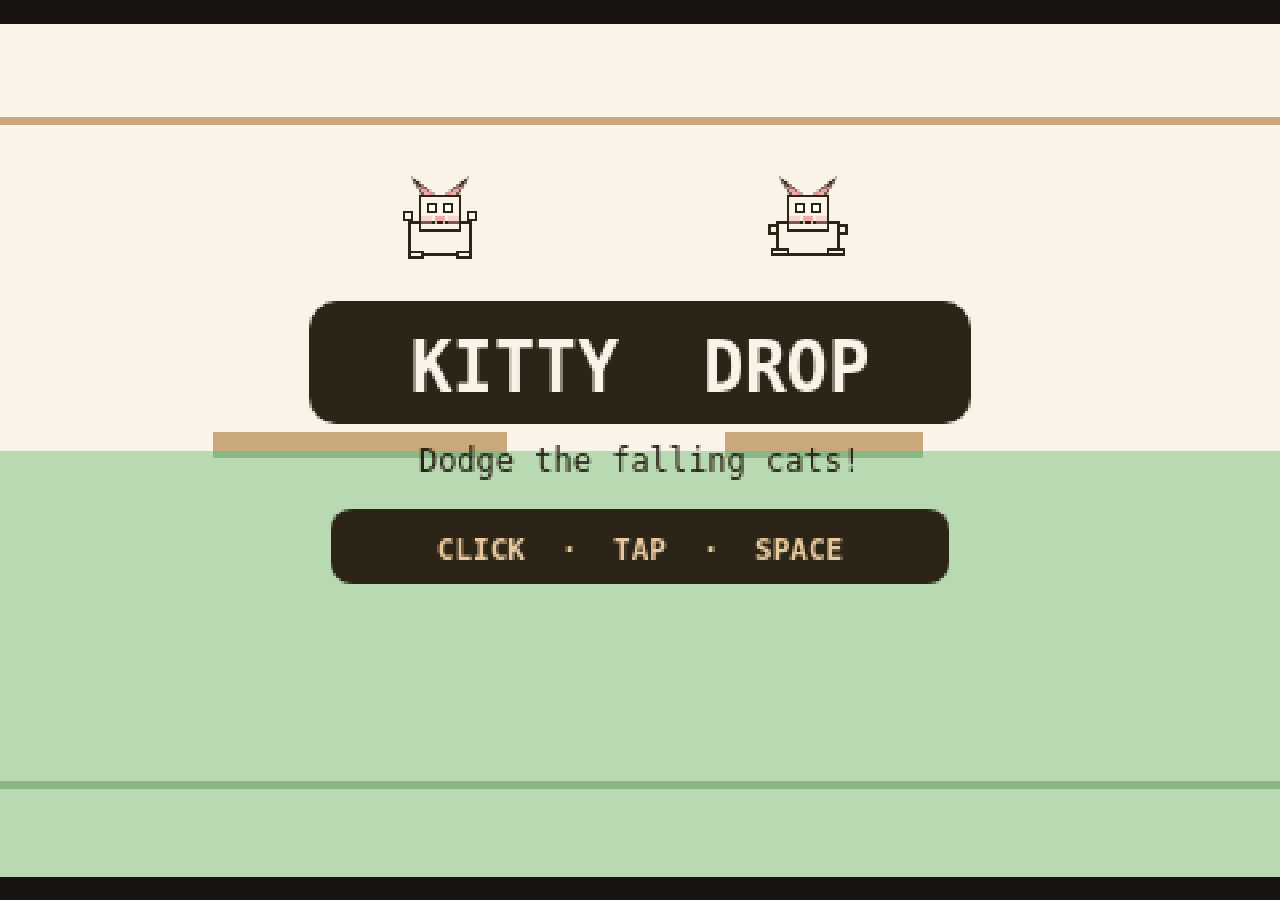
<file: index.html>
<!DOCTYPE html>
<html lang="en">
<head>
  <meta charset="UTF-8">
  <meta name="viewport" content="width=device-width, initial-scale=1.0, user-scalable=no">
  <title>KITTY DROP</title>
  <link rel="stylesheet" href="style.css">
</head>
<body>
  <canvas id="game"></canvas>
  <script src="script.js"></script>
</body>
</html>
</file>
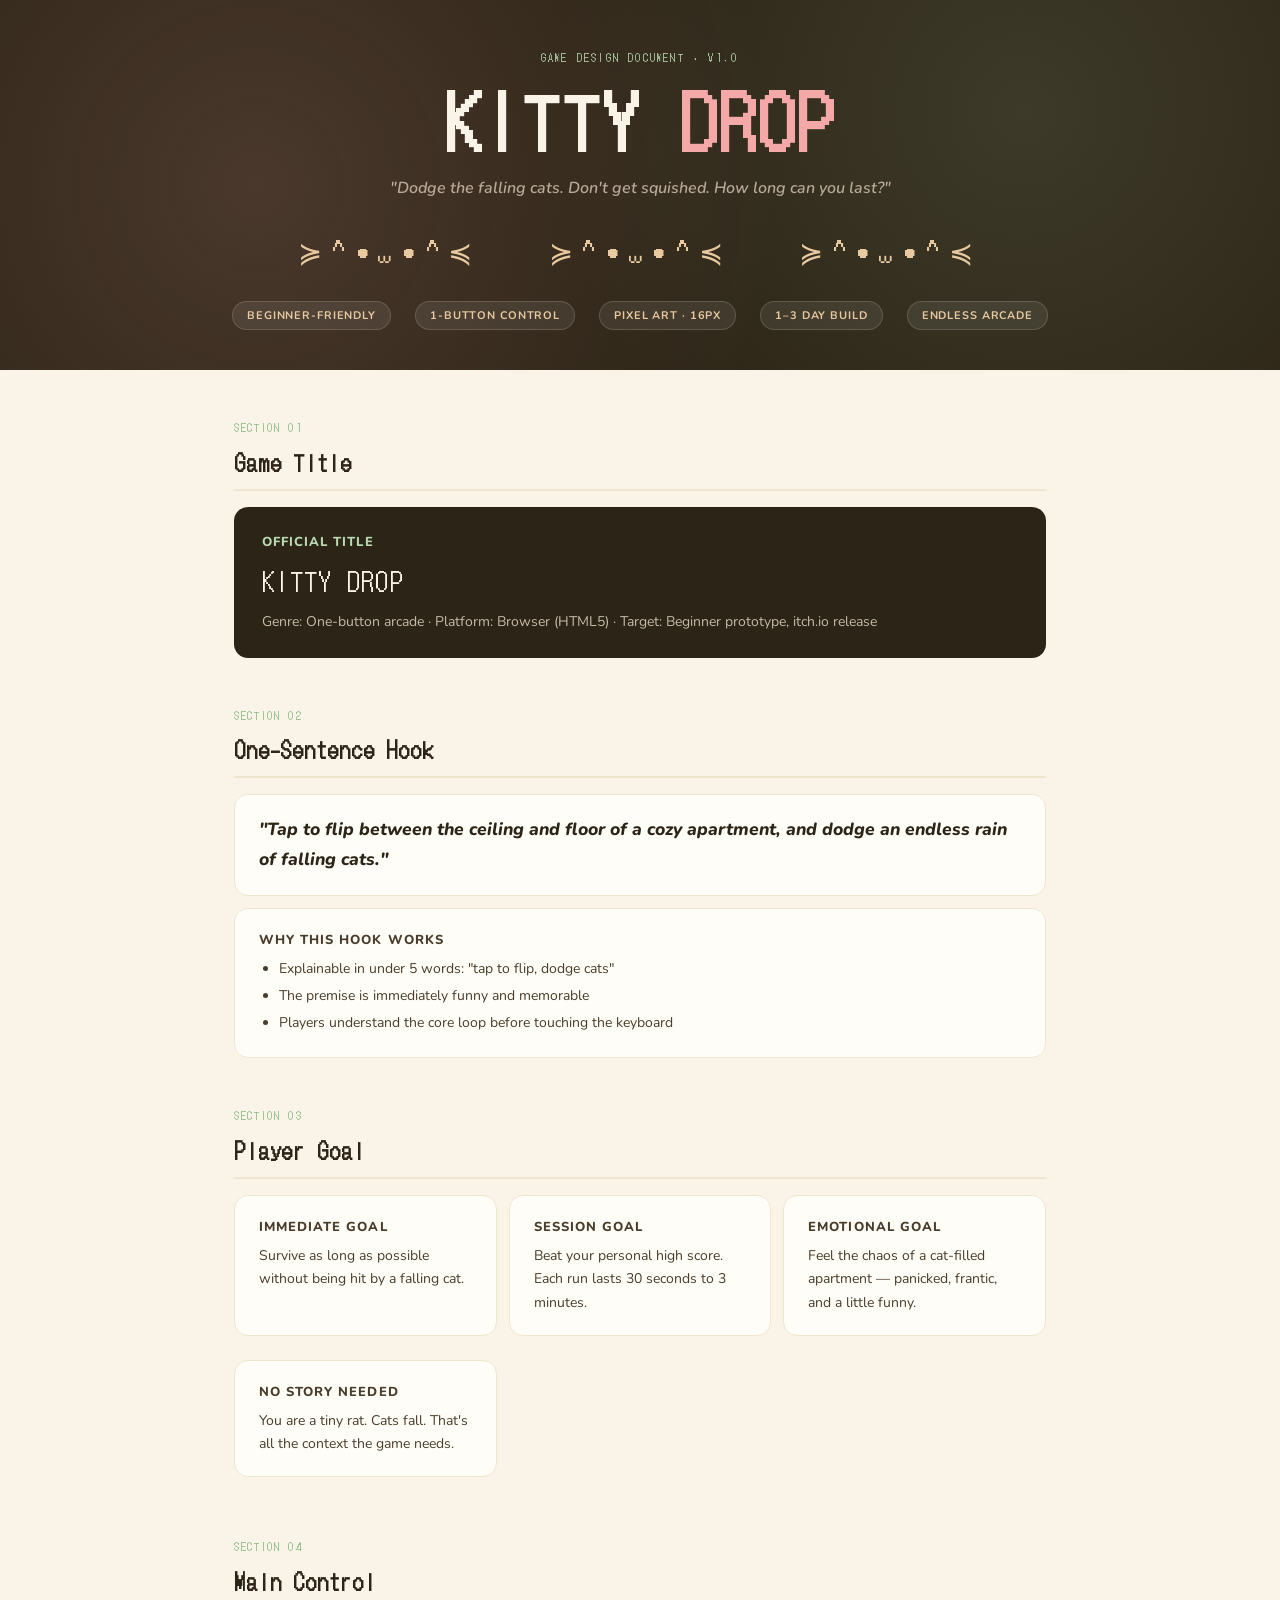
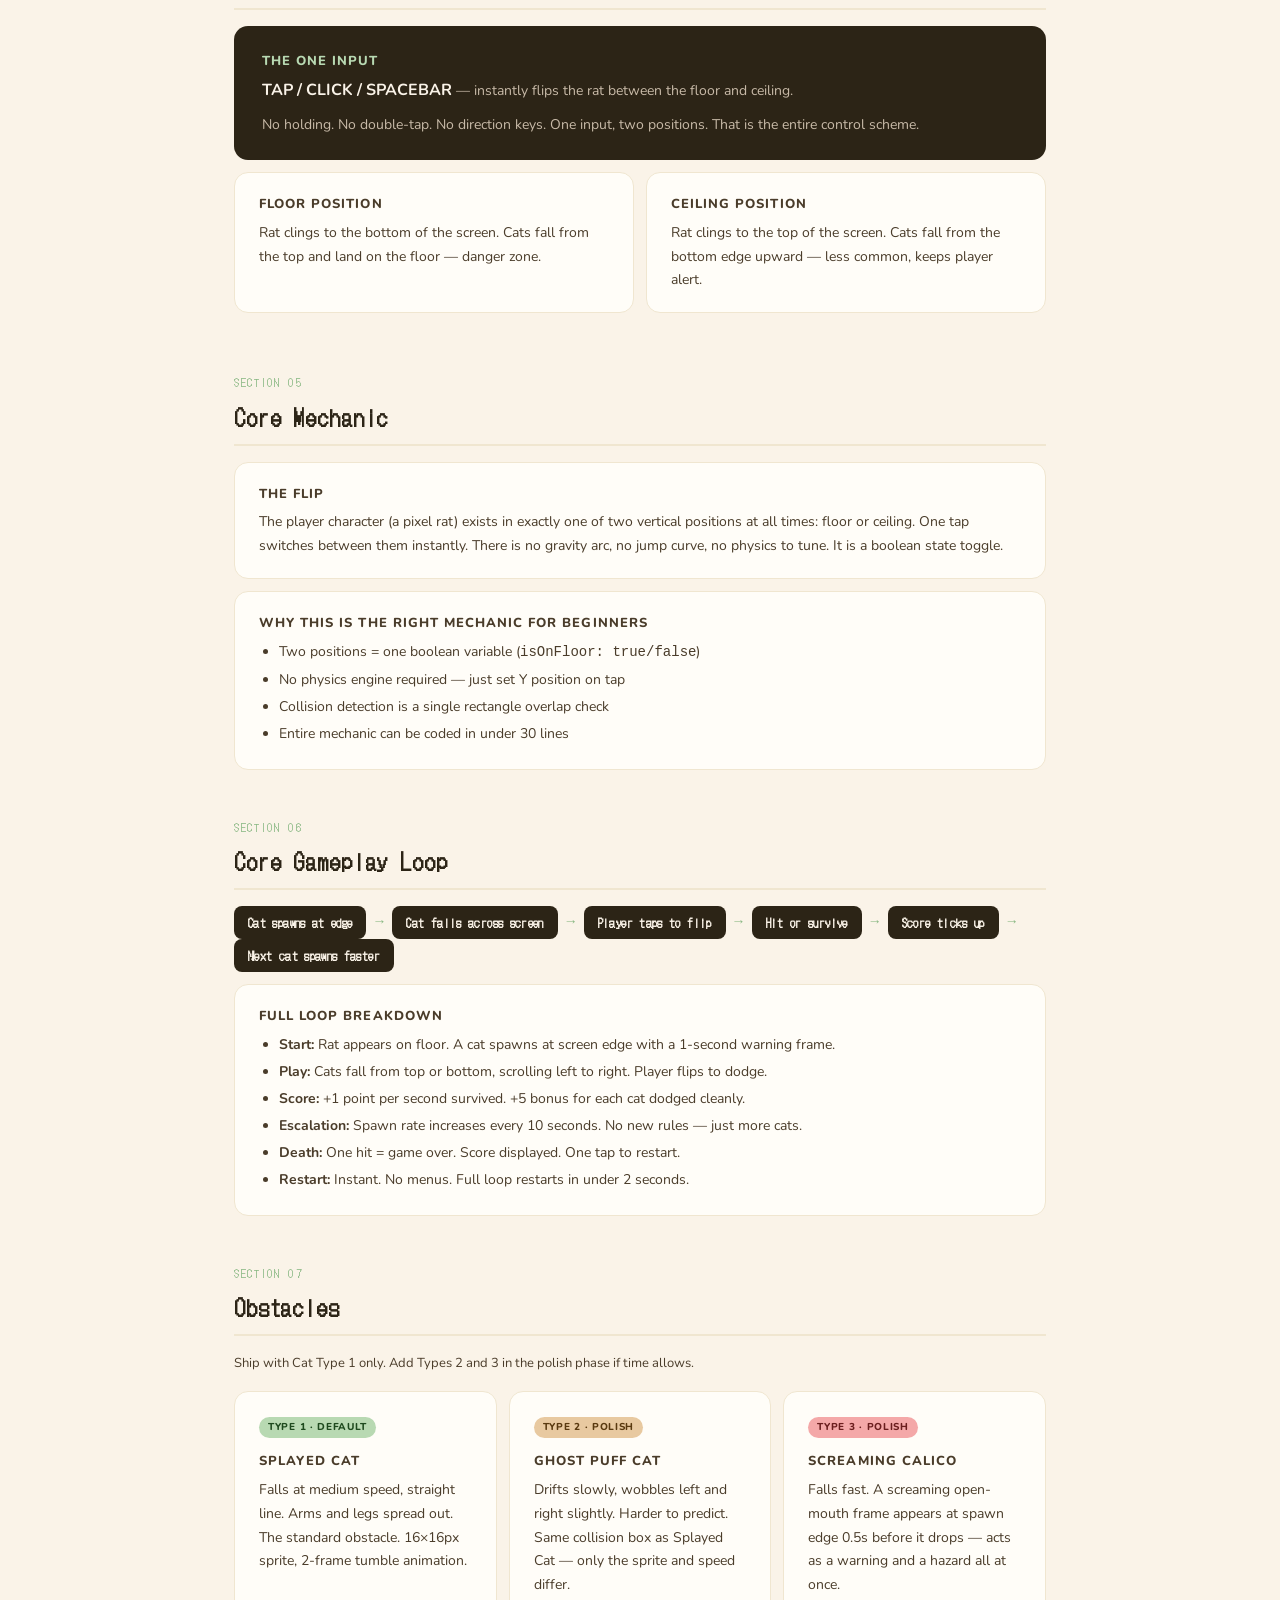
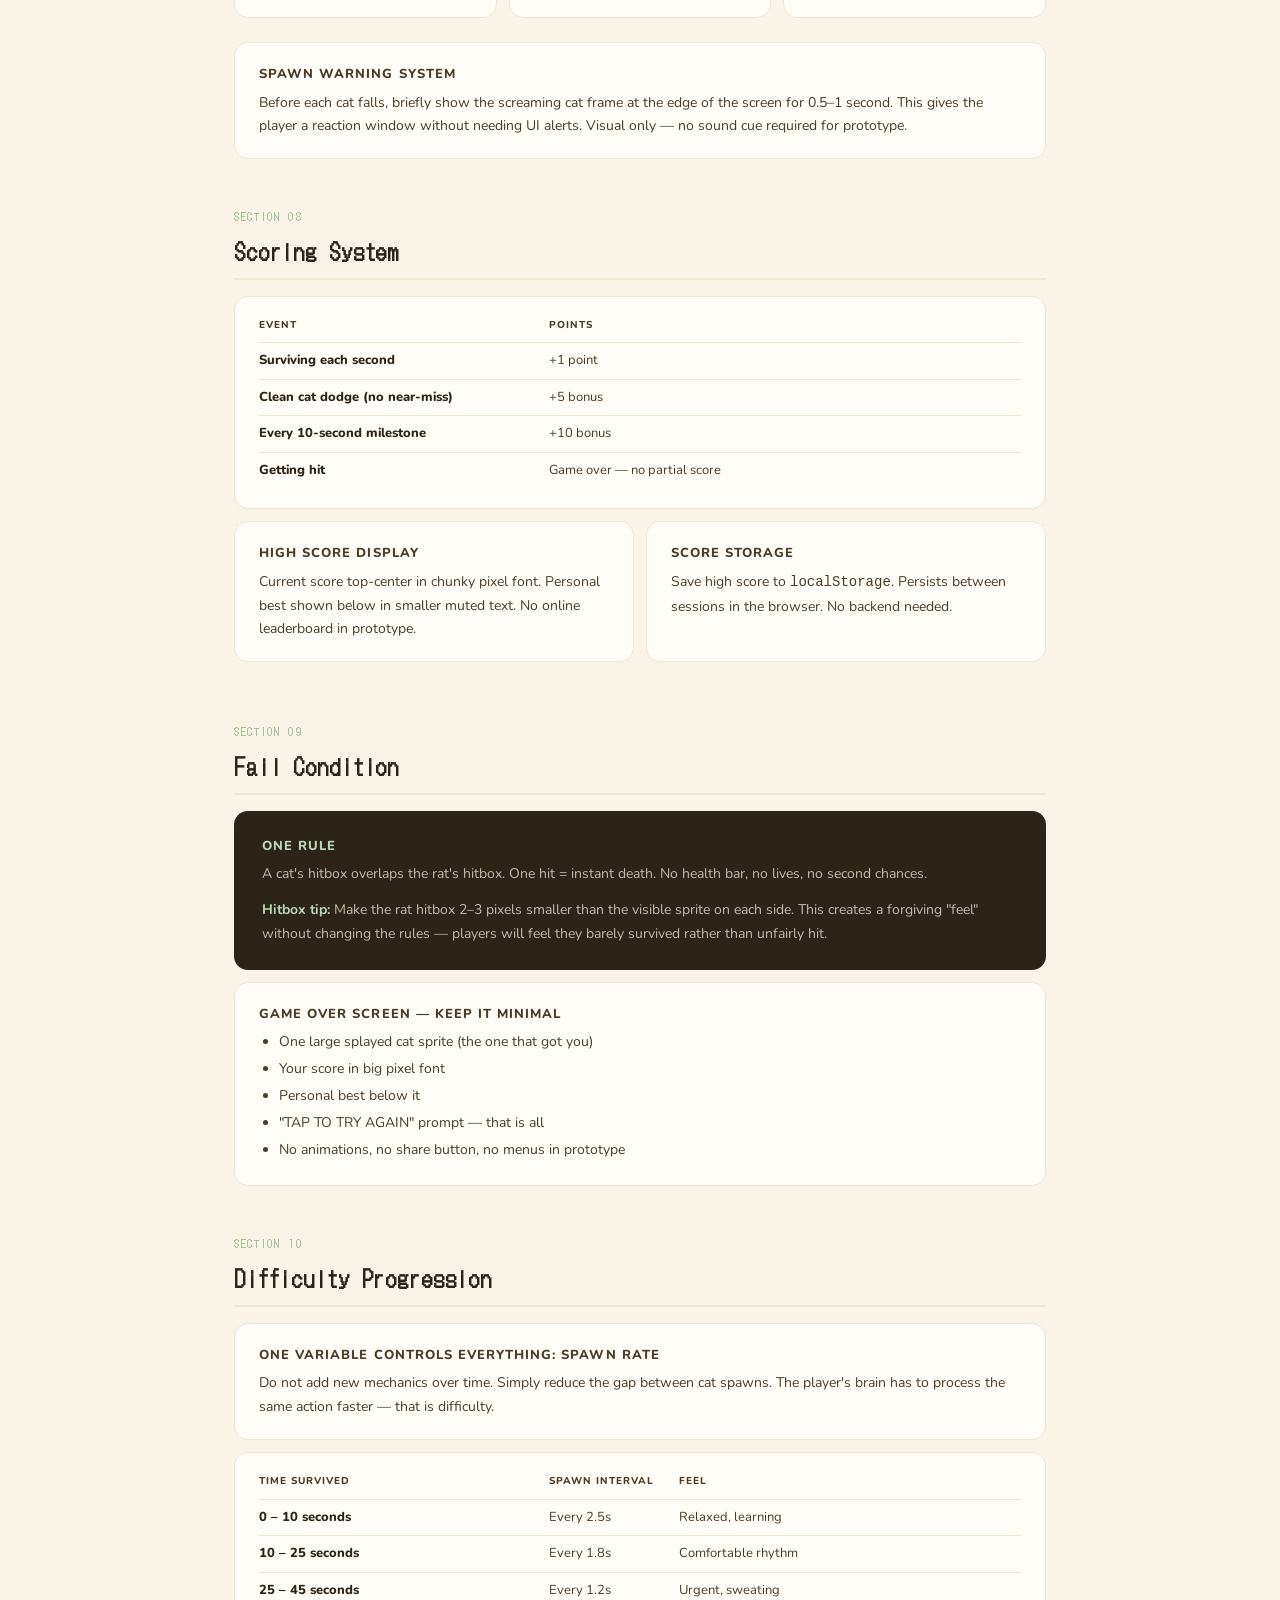
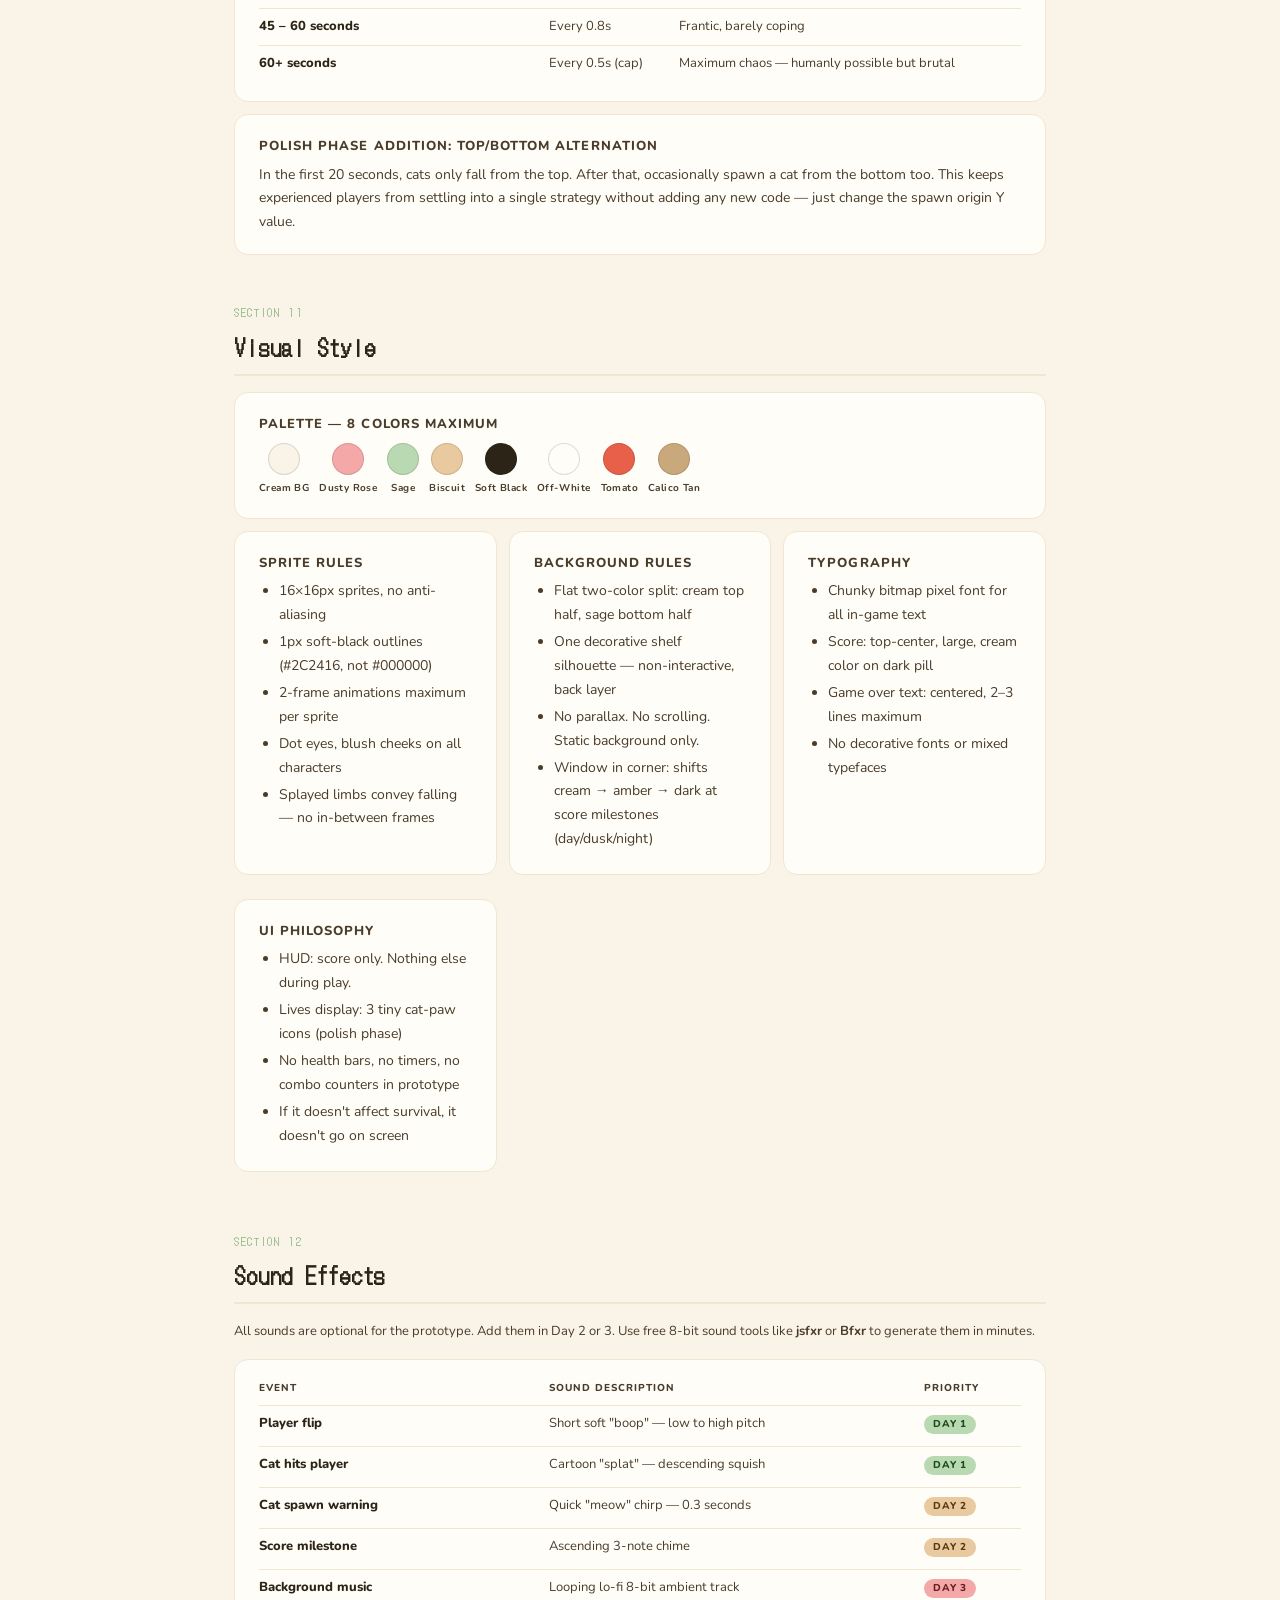
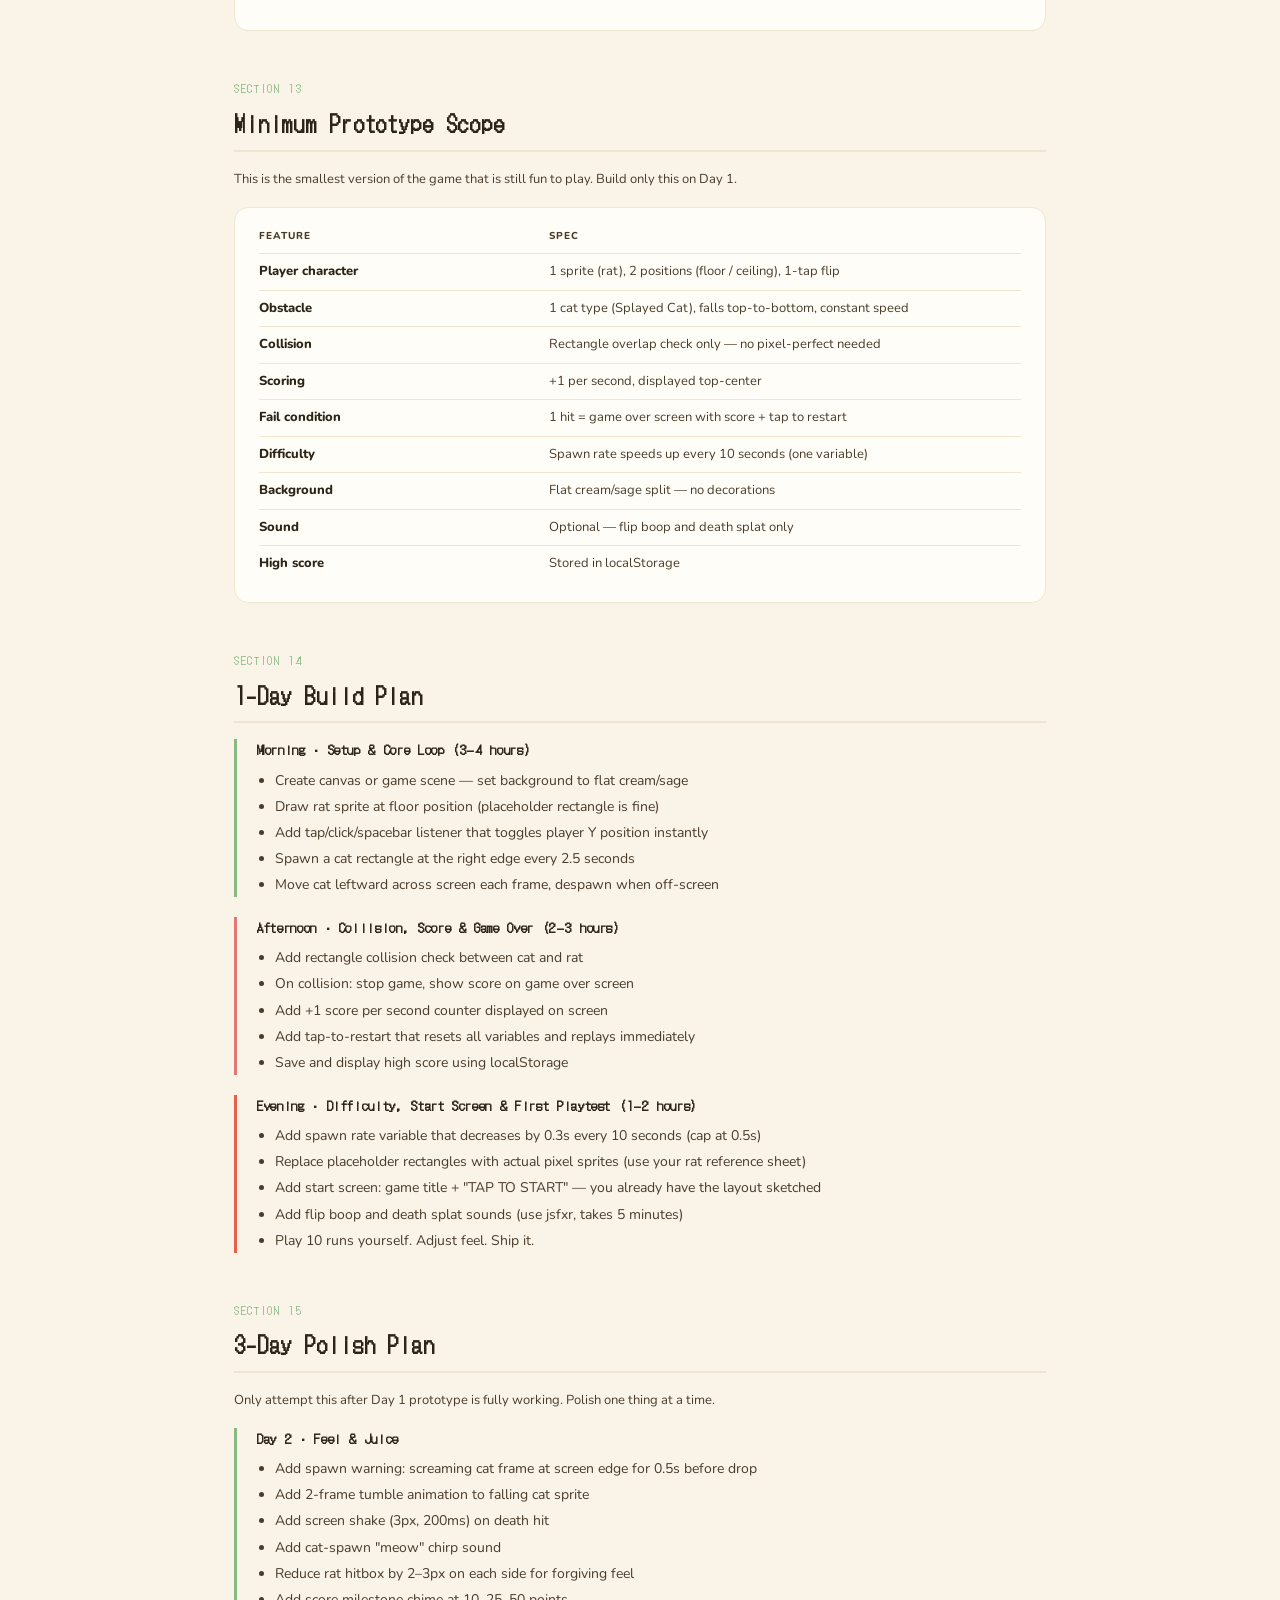
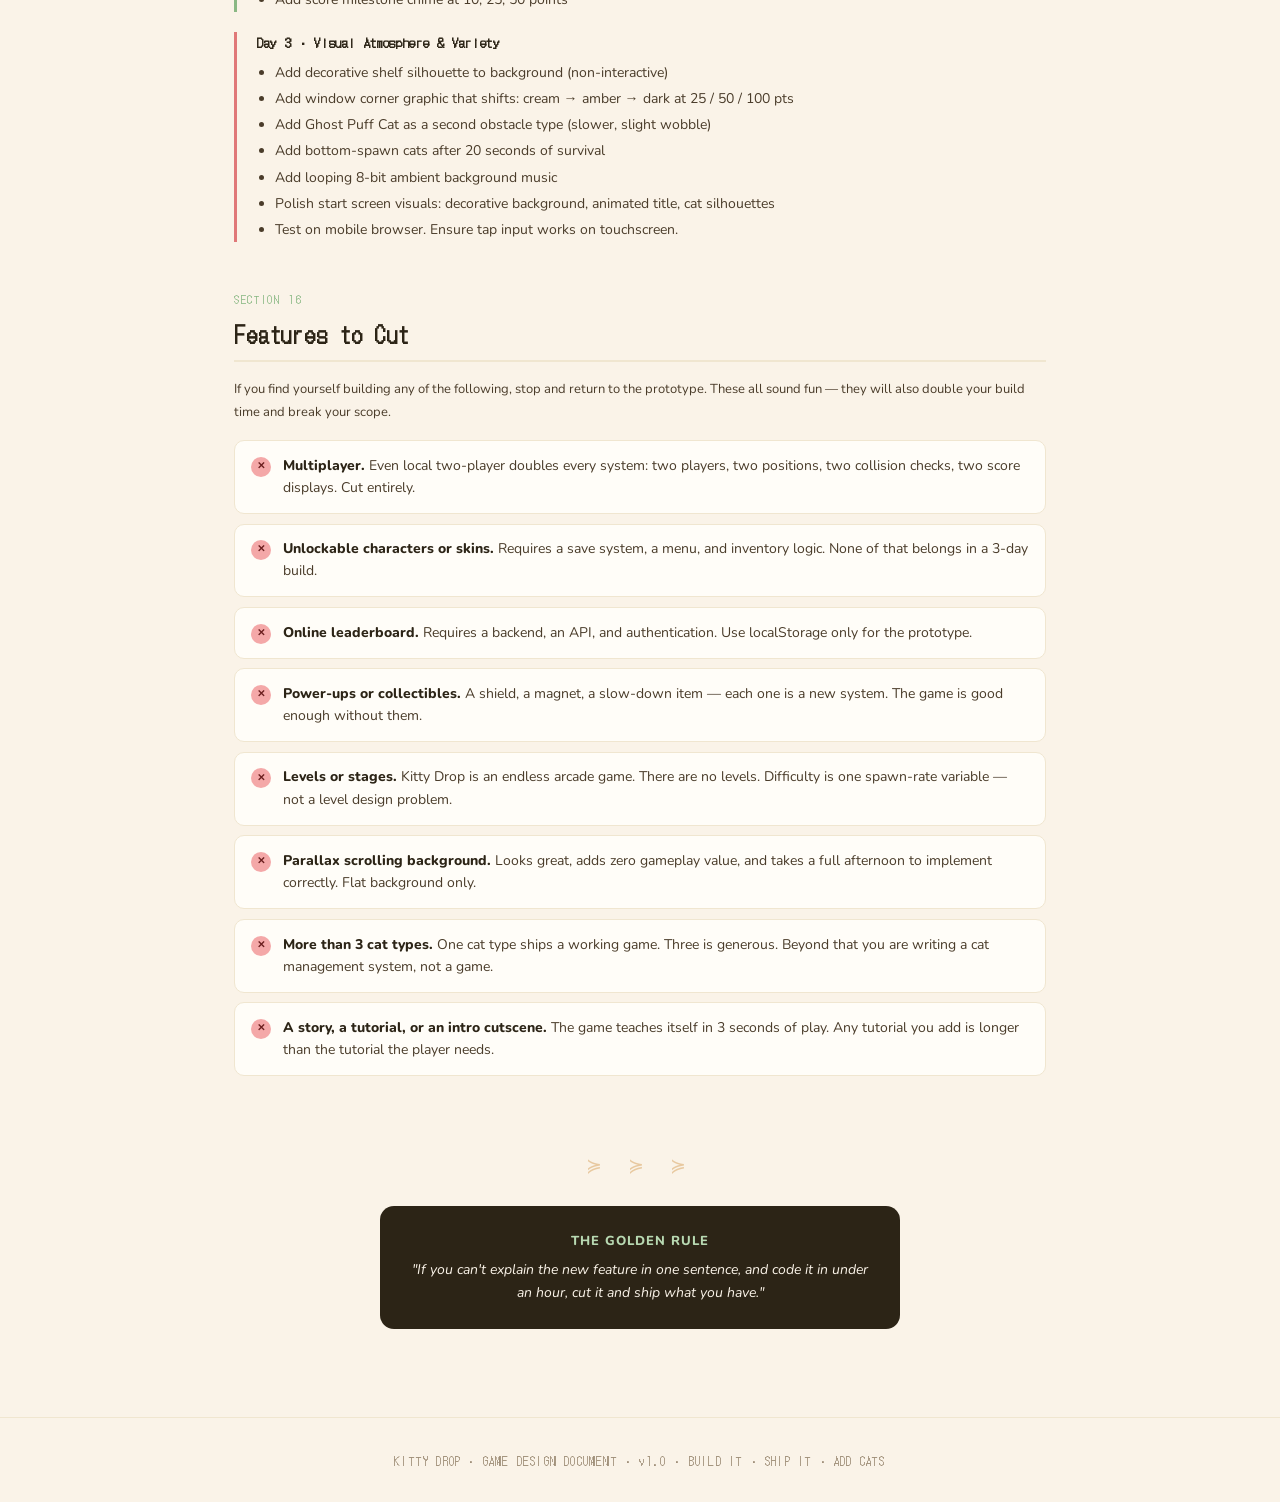
<file: cat_drop_gdd_v2.html>
<!DOCTYPE html>
<html lang="en">
<head>
<meta charset="UTF-8">
<meta name="viewport" content="width=device-width, initial-scale=1.0">
<title>Kitty Drop — Game Design Document</title>
<link href="https://fonts.googleapis.com/css2?family=DotGothic16&family=Nunito:wght@400;600;700;800&display=swap" rel="stylesheet">
<style>
  :root {
    --cream: #FAF3E8;
    --cream-dark: #F0E6D0;
    --sage: #B8D9B2;
    --sage-dark: #8AB884;
    --rose: #F4A8A8;
    --rose-dark: #E07878;
    --biscuit: #E8C9A0;
    --ink: #2C2416;
    --ink-soft: #4A3C2A;
    --tomato: #E8604A;
    --white: #FFFDF8;
    --section-gap: 3rem;
  }

  * { box-sizing: border-box; margin: 0; padding: 0; }

  body {
    background: var(--cream);
    color: var(--ink);
    font-family: 'Nunito', sans-serif;
    font-size: 15px;
    line-height: 1.75;
    padding: 0;
  }

  /* ── HEADER ── */
  header {
    background: var(--ink);
    color: var(--cream);
    padding: 3rem 2rem 2.5rem;
    text-align: center;
    position: relative;
    overflow: hidden;
  }

  header::before {
    content: '';
    position: absolute;
    inset: 0;
    background-image: radial-gradient(circle at 20% 50%, rgba(244,168,168,0.15) 0%, transparent 50%),
                      radial-gradient(circle at 80% 30%, rgba(184,217,178,0.12) 0%, transparent 45%);
  }

  .header-tag {
    font-family: 'DotGothic16', monospace;
    font-size: 11px;
    letter-spacing: 0.2em;
    color: var(--sage);
    text-transform: uppercase;
    margin-bottom: 0.75rem;
    position: relative;
  }

  header h1 {
    font-family: 'DotGothic16', monospace;
    font-size: clamp(2.5rem, 8vw, 4.5rem);
    color: var(--cream);
    line-height: 1.1;
    position: relative;
    letter-spacing: 0.04em;
  }

  header h1 span {
    color: var(--rose);
  }

  .header-hook {
    margin-top: 1rem;
    font-size: 1rem;
    color: #B8A898;
    font-weight: 600;
    font-style: italic;
    position: relative;
    max-width: 520px;
    margin-left: auto;
    margin-right: auto;
  }

  .header-cats {
    font-family: 'DotGothic16', monospace;
    font-size: 1.8rem;
    margin-top: 1.5rem;
    letter-spacing: 0.3em;
    position: relative;
    color: var(--biscuit);
  }

  .meta-row {
    display: flex;
    justify-content: center;
    gap: 1.5rem;
    margin-top: 1.5rem;
    flex-wrap: wrap;
    position: relative;
  }

  .meta-pill {
    background: rgba(255,255,255,0.08);
    border: 1px solid rgba(255,255,255,0.15);
    border-radius: 100px;
    padding: 4px 14px;
    font-size: 11px;
    font-weight: 700;
    letter-spacing: 0.08em;
    text-transform: uppercase;
    color: var(--biscuit);
  }

  /* ── LAYOUT ── */
  main {
    max-width: 860px;
    margin: 0 auto;
    padding: 3rem 1.5rem 5rem;
  }

  /* ── SECTION ── */
  .section {
    margin-bottom: var(--section-gap);
  }

  .section-number {
    font-family: 'DotGothic16', monospace;
    font-size: 11px;
    color: var(--sage-dark);
    letter-spacing: 0.15em;
    text-transform: uppercase;
    margin-bottom: 0.35rem;
  }

  .section h2 {
    font-family: 'DotGothic16', monospace;
    font-size: 1.35rem;
    color: var(--ink);
    margin-bottom: 1rem;
    padding-bottom: 0.5rem;
    border-bottom: 2px solid var(--cream-dark);
    letter-spacing: 0.04em;
  }

  .section h2 .cat-icon {
    font-size: 1.1rem;
    margin-right: 0.4rem;
  }

  /* ── CARDS ── */
  .card {
    background: var(--white);
    border: 1.5px solid var(--cream-dark);
    border-radius: 14px;
    padding: 1.25rem 1.5rem;
    margin-bottom: 0.75rem;
  }

  .card-title {
    font-weight: 800;
    font-size: 13px;
    text-transform: uppercase;
    letter-spacing: 0.08em;
    color: var(--ink-soft);
    margin-bottom: 0.3rem;
  }

  .card p, .card li {
    color: var(--ink-soft);
    font-size: 14px;
    line-height: 1.7;
  }

  .card ul {
    padding-left: 1.25rem;
  }

  .card li {
    margin-bottom: 0.2rem;
  }

  /* ── SINGLE HIGHLIGHT CARD ── */
  .highlight-card {
    background: var(--ink);
    color: var(--cream);
    border-radius: 14px;
    padding: 1.5rem 1.75rem;
    margin-bottom: 0.75rem;
  }

  .highlight-card .card-title {
    color: var(--sage);
  }

  .highlight-card p, .highlight-card li {
    color: #C8BAA8;
    font-size: 14px;
    line-height: 1.7;
  }

  .highlight-card ul {
    padding-left: 1.25rem;
  }

  /* ── GRID ── */
  .grid2 {
    display: grid;
    grid-template-columns: repeat(auto-fit, minmax(240px, 1fr));
    gap: 0.75rem;
  }

  .grid3 {
    display: grid;
    grid-template-columns: repeat(auto-fit, minmax(180px, 1fr));
    gap: 0.75rem;
  }

  /* ── BADGE ── */
  .badge {
    display: inline-block;
    font-size: 10px;
    font-weight: 800;
    padding: 2px 9px;
    border-radius: 100px;
    text-transform: uppercase;
    letter-spacing: 0.07em;
    margin-right: 4px;
    margin-bottom: 4px;
  }

  .b-rose { background: var(--rose); color: #6B1E1E; }
  .b-sage { background: var(--sage); color: #1E4A1E; }
  .b-biscuit { background: var(--biscuit); color: #5A3A10; }
  .b-tomato { background: var(--tomato); color: #fff; }
  .b-ink { background: var(--ink); color: var(--cream); }

  /* ── DAY PLAN ── */
  .day-plan {
    border-left: 3px solid var(--sage-dark);
    padding-left: 1.25rem;
    margin-bottom: 1.25rem;
  }

  .day-plan.day2 { border-color: var(--rose-dark); }
  .day-plan.day3 { border-color: var(--tomato); }

  .day-label {
    font-family: 'DotGothic16', monospace;
    font-size: 13px;
    font-weight: 700;
    color: var(--ink);
    margin-bottom: 0.4rem;
    letter-spacing: 0.05em;
  }

  .day-plan ul {
    padding-left: 1.1rem;
  }

  .day-plan li {
    font-size: 14px;
    color: var(--ink-soft);
    line-height: 1.7;
    margin-bottom: 0.15rem;
  }

  /* ── CUT FEATURE ── */
  .cut-item {
    display: flex;
    align-items: flex-start;
    gap: 0.75rem;
    padding: 0.85rem 1rem;
    background: var(--white);
    border: 1.5px solid var(--cream-dark);
    border-radius: 10px;
    margin-bottom: 0.6rem;
  }

  .cut-x {
    width: 20px;
    height: 20px;
    background: var(--rose);
    border-radius: 50%;
    flex-shrink: 0;
    display: flex;
    align-items: center;
    justify-content: center;
    font-size: 10px;
    font-weight: 900;
    color: #6B1E1E;
    margin-top: 2px;
  }

  .cut-item p {
    font-size: 14px;
    color: var(--ink-soft);
    line-height: 1.6;
  }

  .cut-item strong {
    color: var(--ink);
    font-weight: 800;
  }

  /* ── SWATCH ROW ── */
  .swatch-row {
    display: flex;
    gap: 10px;
    flex-wrap: wrap;
    margin-top: 0.5rem;
  }

  .swatch {
    display: flex;
    flex-direction: column;
    align-items: center;
    gap: 5px;
  }

  .swatch-dot {
    width: 32px;
    height: 32px;
    border-radius: 50%;
    border: 1.5px solid rgba(44,36,22,0.15);
  }

  .swatch-label {
    font-size: 10px;
    color: var(--ink-soft);
    text-align: center;
    font-weight: 700;
    letter-spacing: 0.04em;
  }

  /* ── LOOP FLOW ── */
  .loop-flow {
    display: flex;
    align-items: center;
    gap: 0;
    flex-wrap: wrap;
    margin: 0.5rem 0;
  }

  .loop-step {
    background: var(--ink);
    color: var(--cream);
    border-radius: 8px;
    padding: 6px 14px;
    font-size: 12px;
    font-weight: 700;
    white-space: nowrap;
    font-family: 'DotGothic16', monospace;
    letter-spacing: 0.03em;
  }

  .loop-arrow {
    font-size: 14px;
    color: var(--sage-dark);
    padding: 0 6px;
    font-weight: 900;
  }

  /* ── SCOPE TABLE ── */
  .scope-table {
    width: 100%;
    border-collapse: collapse;
    font-size: 13px;
  }

  .scope-table th {
    text-align: left;
    font-size: 10px;
    font-weight: 800;
    letter-spacing: 0.1em;
    text-transform: uppercase;
    color: var(--ink-soft);
    padding: 0 0 8px;
    border-bottom: 1.5px solid var(--cream-dark);
  }

  .scope-table td {
    padding: 8px 0;
    border-bottom: 1px solid var(--cream-dark);
    color: var(--ink-soft);
    vertical-align: top;
    line-height: 1.5;
  }

  .scope-table td:first-child {
    font-weight: 800;
    color: var(--ink);
    width: 38%;
    padding-right: 1rem;
  }

  .scope-table tr:last-child td {
    border-bottom: none;
  }

  /* ── FOOTER ── */
  footer {
    text-align: center;
    padding: 2rem;
    font-family: 'DotGothic16', monospace;
    font-size: 12px;
    color: #A0907A;
    letter-spacing: 0.1em;
    border-top: 1.5px solid var(--cream-dark);
  }

  /* ── DIVIDER PAWS ── */
  .paw-divider {
    text-align: center;
    font-size: 1.2rem;
    color: var(--biscuit);
    letter-spacing: 0.5rem;
    margin: 0.5rem 0 1.5rem;
    font-family: 'DotGothic16', monospace;
  }

  @media (max-width: 600px) {
    header { padding: 2rem 1rem 2rem; }
    main { padding: 2rem 1rem 4rem; }
    .loop-flow { gap: 4px; }
  }
</style>
</head>
<body>

<header>
  <p class="header-tag">Game Design Document · v1.0</p>
  <h1>KITTY <span>DROP</span></h1>
  <p class="header-hook">"Dodge the falling cats. Don't get squished. How long can you last?"</p>
  <div class="header-cats">≽^•⩊•^≼ &nbsp; ≽^•⩊•^≼ &nbsp; ≽^•⩊•^≼</div>
  <div class="meta-row">
    <span class="meta-pill">Beginner-Friendly</span>
    <span class="meta-pill">1-Button Control</span>
    <span class="meta-pill">Pixel Art · 16px</span>
    <span class="meta-pill">1–3 Day Build</span>
    <span class="meta-pill">Endless Arcade</span>
  </div>
</header>

<main>

  <!-- 1. GAME TITLE -->
  <div class="section">
    <p class="section-number">Section 01</p>
    <h2>Game Title</h2>
    <div class="highlight-card">
      <div class="card-title">Official Title</div>
      <p style="font-family:'DotGothic16',monospace; font-size:1.6rem; color: var(--cream); letter-spacing:0.05em;">KITTY DROP</p>
      <p style="margin-top:0.5rem;">Genre: One-button arcade · Platform: Browser (HTML5) · Target: Beginner prototype, itch.io release</p>
    </div>
  </div>

  <!-- 2. ONE-SENTENCE HOOK -->
  <div class="section">
    <p class="section-number">Section 02</p>
    <h2>One-Sentence Hook</h2>
    <div class="card">
      <p style="font-size:1.1rem; font-weight:800; color:var(--ink); font-style:italic;">"Tap to flip between the ceiling and floor of a cozy apartment, and dodge an endless rain of falling cats."</p>
    </div>
    <div class="card">
      <div class="card-title">Why this hook works</div>
      <ul>
        <li>Explainable in under 5 words: "tap to flip, dodge cats"</li>
        <li>The premise is immediately funny and memorable</li>
        <li>Players understand the core loop before touching the keyboard</li>
      </ul>
    </div>
  </div>

  <!-- 3. PLAYER GOAL -->
  <div class="section">
    <p class="section-number">Section 03</p>
    <h2>Player Goal</h2>
    <div class="grid2">
      <div class="card">
        <div class="card-title">Immediate goal</div>
        <p>Survive as long as possible without being hit by a falling cat.</p>
      </div>
      <div class="card">
        <div class="card-title">Session goal</div>
        <p>Beat your personal high score. Each run lasts 30 seconds to 3 minutes.</p>
      </div>
      <div class="card">
        <div class="card-title">Emotional goal</div>
        <p>Feel the chaos of a cat-filled apartment — panicked, frantic, and a little funny.</p>
      </div>
      <div class="card">
        <div class="card-title">No story needed</div>
        <p>You are a tiny rat. Cats fall. That's all the context the game needs.</p>
      </div>
    </div>
  </div>

  <!-- 4. MAIN CONTROL -->
  <div class="section">
    <p class="section-number">Section 04</p>
    <h2>Main Control</h2>
    <div class="highlight-card">
      <div class="card-title">The one input</div>
      <p><strong style="color:var(--cream); font-size:1rem;">TAP / CLICK / SPACEBAR</strong> — instantly flips the rat between the floor and ceiling.</p>
      <p style="margin-top:0.5rem;">No holding. No double-tap. No direction keys. One input, two positions. That is the entire control scheme.</p>
    </div>
    <div class="grid2" style="margin-top:0.75rem;">
      <div class="card">
        <div class="card-title">Floor position</div>
        <p>Rat clings to the bottom of the screen. Cats fall from the top and land on the floor — danger zone.</p>
      </div>
      <div class="card">
        <div class="card-title">Ceiling position</div>
        <p>Rat clings to the top of the screen. Cats fall from the bottom edge upward — less common, keeps player alert.</p>
      </div>
    </div>
  </div>

  <!-- 5. CORE MECHANIC -->
  <div class="section">
    <p class="section-number">Section 05</p>
    <h2>Core Mechanic</h2>
    <div class="card">
      <div class="card-title">The flip</div>
      <p>The player character (a pixel rat) exists in exactly one of two vertical positions at all times: floor or ceiling. One tap switches between them instantly. There is no gravity arc, no jump curve, no physics to tune. It is a boolean state toggle.</p>
    </div>
    <div class="card">
      <div class="card-title">Why this is the right mechanic for beginners</div>
      <ul>
        <li>Two positions = one boolean variable (<code>isOnFloor: true/false</code>)</li>
        <li>No physics engine required — just set Y position on tap</li>
        <li>Collision detection is a single rectangle overlap check</li>
        <li>Entire mechanic can be coded in under 30 lines</li>
      </ul>
    </div>
  </div>

  <!-- 6. CORE GAMEPLAY LOOP -->
  <div class="section">
    <p class="section-number">Section 06</p>
    <h2>Core Gameplay Loop</h2>
    <div class="loop-flow">
      <span class="loop-step">Cat spawns at edge</span>
      <span class="loop-arrow">→</span>
      <span class="loop-step">Cat falls across screen</span>
      <span class="loop-arrow">→</span>
      <span class="loop-step">Player taps to flip</span>
      <span class="loop-arrow">→</span>
      <span class="loop-step">Hit or survive</span>
      <span class="loop-arrow">→</span>
      <span class="loop-step">Score ticks up</span>
      <span class="loop-arrow">→</span>
      <span class="loop-step">Next cat spawns faster</span>
    </div>
    <div class="card" style="margin-top:0.75rem;">
      <div class="card-title">Full loop breakdown</div>
      <ul>
        <li><strong>Start:</strong> Rat appears on floor. A cat spawns at screen edge with a 1-second warning frame.</li>
        <li><strong>Play:</strong> Cats fall from top or bottom, scrolling left to right. Player flips to dodge.</li>
        <li><strong>Score:</strong> +1 point per second survived. +5 bonus for each cat dodged cleanly.</li>
        <li><strong>Escalation:</strong> Spawn rate increases every 10 seconds. No new rules — just more cats.</li>
        <li><strong>Death:</strong> One hit = game over. Score displayed. One tap to restart.</li>
        <li><strong>Restart:</strong> Instant. No menus. Full loop restarts in under 2 seconds.</li>
      </ul>
    </div>
  </div>

  <!-- 7. OBSTACLES -->
  <div class="section">
    <p class="section-number">Section 07</p>
    <h2>Obstacles</h2>
    <p style="font-size:13px; color:var(--ink-soft); margin-bottom:1rem;">Ship with Cat Type 1 only. Add Types 2 and 3 in the polish phase if time allows.</p>
    <div class="grid3">
      <div class="card">
        <span class="badge b-sage">Type 1 · Default</span>
        <div class="card-title" style="margin-top:0.5rem;">Splayed Cat</div>
        <p>Falls at medium speed, straight line. Arms and legs spread out. The standard obstacle. 16×16px sprite, 2-frame tumble animation.</p>
      </div>
      <div class="card">
        <span class="badge b-biscuit">Type 2 · Polish</span>
        <div class="card-title" style="margin-top:0.5rem;">Ghost Puff Cat</div>
        <p>Drifts slowly, wobbles left and right slightly. Harder to predict. Same collision box as Splayed Cat — only the sprite and speed differ.</p>
      </div>
      <div class="card">
        <span class="badge b-rose">Type 3 · Polish</span>
        <div class="card-title" style="margin-top:0.5rem;">Screaming Calico</div>
        <p>Falls fast. A screaming open-mouth frame appears at spawn edge 0.5s before it drops — acts as a warning and a hazard all at once.</p>
      </div>
    </div>
    <div class="card" style="margin-top:0.75rem;">
      <div class="card-title">Spawn warning system</div>
      <p>Before each cat falls, briefly show the screaming cat frame at the edge of the screen for 0.5–1 second. This gives the player a reaction window without needing UI alerts. Visual only — no sound cue required for prototype.</p>
    </div>
  </div>

  <!-- 8. SCORING SYSTEM -->
  <div class="section">
    <p class="section-number">Section 08</p>
    <h2>Scoring System</h2>
    <div class="card">
      <table class="scope-table">
        <tr><th>Event</th><th>Points</th></tr>
        <tr><td>Surviving each second</td><td>+1 point</td></tr>
        <tr><td>Clean cat dodge (no near-miss)</td><td>+5 bonus</td></tr>
        <tr><td>Every 10-second milestone</td><td>+10 bonus</td></tr>
        <tr><td>Getting hit</td><td>Game over — no partial score</td></tr>
      </table>
    </div>
    <div class="grid2" style="margin-top:0.75rem;">
      <div class="card">
        <div class="card-title">High score display</div>
        <p>Current score top-center in chunky pixel font. Personal best shown below in smaller muted text. No online leaderboard in prototype.</p>
      </div>
      <div class="card">
        <div class="card-title">Score storage</div>
        <p>Save high score to <code>localStorage</code>. Persists between sessions in the browser. No backend needed.</p>
      </div>
    </div>
  </div>

  <!-- 9. FAIL CONDITION -->
  <div class="section">
    <p class="section-number">Section 09</p>
    <h2>Fail Condition</h2>
    <div class="highlight-card">
      <div class="card-title">One rule</div>
      <p>A cat's hitbox overlaps the rat's hitbox. One hit = instant death. No health bar, no lives, no second chances.</p>
      <p style="margin-top:0.75rem;"><strong style="color:var(--sage);">Hitbox tip:</strong> Make the rat hitbox 2–3 pixels smaller than the visible sprite on each side. This creates a forgiving "feel" without changing the rules — players will feel they barely survived rather than unfairly hit.</p>
    </div>
    <div class="card" style="margin-top:0.75rem;">
      <div class="card-title">Game over screen — keep it minimal</div>
      <ul>
        <li>One large splayed cat sprite (the one that got you)</li>
        <li>Your score in big pixel font</li>
        <li>Personal best below it</li>
        <li>"TAP TO TRY AGAIN" prompt — that is all</li>
        <li>No animations, no share button, no menus in prototype</li>
      </ul>
    </div>
  </div>

  <!-- 10. DIFFICULTY PROGRESSION -->
  <div class="section">
    <p class="section-number">Section 10</p>
    <h2>Difficulty Progression</h2>
    <div class="card">
      <div class="card-title">One variable controls everything: spawn rate</div>
      <p>Do not add new mechanics over time. Simply reduce the gap between cat spawns. The player's brain has to process the same action faster — that is difficulty.</p>
    </div>
    <div class="card" style="margin-top:0.75rem;">
      <table class="scope-table">
        <tr><th>Time survived</th><th>Spawn interval</th><th>Feel</th></tr>
        <tr><td>0 – 10 seconds</td><td>Every 2.5s</td><td>Relaxed, learning</td></tr>
        <tr><td>10 – 25 seconds</td><td>Every 1.8s</td><td>Comfortable rhythm</td></tr>
        <tr><td>25 – 45 seconds</td><td>Every 1.2s</td><td>Urgent, sweating</td></tr>
        <tr><td>45 – 60 seconds</td><td>Every 0.8s</td><td>Frantic, barely coping</td></tr>
        <tr><td>60+ seconds</td><td>Every 0.5s (cap)</td><td>Maximum chaos — humanly possible but brutal</td></tr>
      </table>
    </div>
    <div class="card" style="margin-top:0.75rem;">
      <div class="card-title">Polish phase addition: top/bottom alternation</div>
      <p>In the first 20 seconds, cats only fall from the top. After that, occasionally spawn a cat from the bottom too. This keeps experienced players from settling into a single strategy without adding any new code — just change the spawn origin Y value.</p>
    </div>
  </div>

  <!-- 11. VISUAL STYLE -->
  <div class="section">
    <p class="section-number">Section 11</p>
    <h2>Visual Style</h2>
    <div class="card">
      <div class="card-title">Palette — 8 colors maximum</div>
      <div class="swatch-row">
        <div class="swatch"><div class="swatch-dot" style="background:#FAF3E8;"></div><span class="swatch-label">Cream BG</span></div>
        <div class="swatch"><div class="swatch-dot" style="background:#F4A8A8;"></div><span class="swatch-label">Dusty Rose</span></div>
        <div class="swatch"><div class="swatch-dot" style="background:#B8D9B2;"></div><span class="swatch-label">Sage</span></div>
        <div class="swatch"><div class="swatch-dot" style="background:#E8C9A0;"></div><span class="swatch-label">Biscuit</span></div>
        <div class="swatch"><div class="swatch-dot" style="background:#2C2416;"></div><span class="swatch-label">Soft Black</span></div>
        <div class="swatch"><div class="swatch-dot" style="background:#FFFDF8;"></div><span class="swatch-label">Off-White</span></div>
        <div class="swatch"><div class="swatch-dot" style="background:#E8604A;"></div><span class="swatch-label">Tomato</span></div>
        <div class="swatch"><div class="swatch-dot" style="background:#C9A87C;"></div><span class="swatch-label">Calico Tan</span></div>
      </div>
    </div>
    <div class="grid2" style="margin-top:0.75rem;">
      <div class="card">
        <div class="card-title">Sprite rules</div>
        <ul>
          <li>16×16px sprites, no anti-aliasing</li>
          <li>1px soft-black outlines (#2C2416, not #000000)</li>
          <li>2-frame animations maximum per sprite</li>
          <li>Dot eyes, blush cheeks on all characters</li>
          <li>Splayed limbs convey falling — no in-between frames</li>
        </ul>
      </div>
      <div class="card">
        <div class="card-title">Background rules</div>
        <ul>
          <li>Flat two-color split: cream top half, sage bottom half</li>
          <li>One decorative shelf silhouette — non-interactive, back layer</li>
          <li>No parallax. No scrolling. Static background only.</li>
          <li>Window in corner: shifts cream → amber → dark at score milestones (day/dusk/night)</li>
        </ul>
      </div>
      <div class="card">
        <div class="card-title">Typography</div>
        <ul>
          <li>Chunky bitmap pixel font for all in-game text</li>
          <li>Score: top-center, large, cream color on dark pill</li>
          <li>Game over text: centered, 2–3 lines maximum</li>
          <li>No decorative fonts or mixed typefaces</li>
        </ul>
      </div>
      <div class="card">
        <div class="card-title">UI philosophy</div>
        <ul>
          <li>HUD: score only. Nothing else during play.</li>
          <li>Lives display: 3 tiny cat-paw icons (polish phase)</li>
          <li>No health bars, no timers, no combo counters in prototype</li>
          <li>If it doesn't affect survival, it doesn't go on screen</li>
        </ul>
      </div>
    </div>
  </div>

  <!-- 12. SOUND EFFECTS -->
  <div class="section">
    <p class="section-number">Section 12</p>
    <h2>Sound Effects</h2>
    <p style="font-size:13px; color:var(--ink-soft); margin-bottom:1rem;">All sounds are optional for the prototype. Add them in Day 2 or 3. Use free 8-bit sound tools like <strong>jsfxr</strong> or <strong>Bfxr</strong> to generate them in minutes.</p>
    <div class="card">
      <table class="scope-table">
        <tr><th>Event</th><th>Sound description</th><th>Priority</th></tr>
        <tr><td>Player flip</td><td>Short soft "boop" — low to high pitch</td><td><span class="badge b-sage">Day 1</span></td></tr>
        <tr><td>Cat hits player</td><td>Cartoon "splat" — descending squish</td><td><span class="badge b-sage">Day 1</span></td></tr>
        <tr><td>Cat spawn warning</td><td>Quick "meow" chirp — 0.3 seconds</td><td><span class="badge b-biscuit">Day 2</span></td></tr>
        <tr><td>Score milestone</td><td>Ascending 3-note chime</td><td><span class="badge b-biscuit">Day 2</span></td></tr>
        <tr><td>Background music</td><td>Looping lo-fi 8-bit ambient track</td><td><span class="badge b-rose">Day 3</span></td></tr>
      </table>
    </div>
  </div>

  <!-- 13. MINIMUM PROTOTYPE SCOPE -->
  <div class="section">
    <p class="section-number">Section 13</p>
    <h2>Minimum Prototype Scope</h2>
    <p style="font-size:13px; color:var(--ink-soft); margin-bottom:1rem;">This is the smallest version of the game that is still fun to play. Build only this on Day 1.</p>
    <div class="card">
      <table class="scope-table">
        <tr><th>Feature</th><th>Spec</th></tr>
        <tr><td>Player character</td><td>1 sprite (rat), 2 positions (floor / ceiling), 1-tap flip</td></tr>
        <tr><td>Obstacle</td><td>1 cat type (Splayed Cat), falls top-to-bottom, constant speed</td></tr>
        <tr><td>Collision</td><td>Rectangle overlap check only — no pixel-perfect needed</td></tr>
        <tr><td>Scoring</td><td>+1 per second, displayed top-center</td></tr>
        <tr><td>Fail condition</td><td>1 hit = game over screen with score + tap to restart</td></tr>
        <tr><td>Difficulty</td><td>Spawn rate speeds up every 10 seconds (one variable)</td></tr>
        <tr><td>Background</td><td>Flat cream/sage split — no decorations</td></tr>
        <tr><td>Sound</td><td>Optional — flip boop and death splat only</td></tr>
        <tr><td>High score</td><td>Stored in localStorage</td></tr>
      </table>
    </div>
  </div>

  <!-- 14. 1-DAY BUILD PLAN -->
  <div class="section">
    <p class="section-number">Section 14</p>
    <h2>1-Day Build Plan</h2>
    <div class="day-plan">
      <div class="day-label">Morning · Setup &amp; Core Loop (3–4 hours)</div>
      <ul>
        <li>Create canvas or game scene — set background to flat cream/sage</li>
        <li>Draw rat sprite at floor position (placeholder rectangle is fine)</li>
        <li>Add tap/click/spacebar listener that toggles player Y position instantly</li>
        <li>Spawn a cat rectangle at the right edge every 2.5 seconds</li>
        <li>Move cat leftward across screen each frame, despawn when off-screen</li>
      </ul>
    </div>
    <div class="day-plan day2">
      <div class="day-label">Afternoon · Collision, Score &amp; Game Over (2–3 hours)</div>
      <ul>
        <li>Add rectangle collision check between cat and rat</li>
        <li>On collision: stop game, show score on game over screen</li>
        <li>Add +1 score per second counter displayed on screen</li>
        <li>Add tap-to-restart that resets all variables and replays immediately</li>
        <li>Save and display high score using localStorage</li>
      </ul>
    </div>
    <div class="day-plan day3">
      <div class="day-label">Evening · Difficulty, Start Screen &amp; First Playtest (1–2 hours)</div>
      <ul>
        <li>Add spawn rate variable that decreases by 0.3s every 10 seconds (cap at 0.5s)</li>
        <li>Replace placeholder rectangles with actual pixel sprites (use your rat reference sheet)</li>
        <li>Add start screen: game title + "TAP TO START" — you already have the layout sketched</li>
        <li>Add flip boop and death splat sounds (use jsfxr, takes 5 minutes)</li>
        <li>Play 10 runs yourself. Adjust feel. Ship it.</li>
      </ul>
    </div>
  </div>

  <!-- 15. 3-DAY POLISH PLAN -->
  <div class="section">
    <p class="section-number">Section 15</p>
    <h2>3-Day Polish Plan</h2>
    <p style="font-size:13px; color:var(--ink-soft); margin-bottom:1rem;">Only attempt this after Day 1 prototype is fully working. Polish one thing at a time.</p>
    <div class="day-plan">
      <div class="day-label">Day 2 · Feel &amp; Juice</div>
      <ul>
        <li>Add spawn warning: screaming cat frame at screen edge for 0.5s before drop</li>
        <li>Add 2-frame tumble animation to falling cat sprite</li>
        <li>Add screen shake (3px, 200ms) on death hit</li>
        <li>Add cat-spawn "meow" chirp sound</li>
        <li>Reduce rat hitbox by 2–3px on each side for forgiving feel</li>
        <li>Add score milestone chime at 10, 25, 50 points</li>
      </ul>
    </div>
    <div class="day-plan day2">
      <div class="day-label">Day 3 · Visual Atmosphere &amp; Variety</div>
      <ul>
        <li>Add decorative shelf silhouette to background (non-interactive)</li>
        <li>Add window corner graphic that shifts: cream → amber → dark at 25 / 50 / 100 pts</li>
        <li>Add Ghost Puff Cat as a second obstacle type (slower, slight wobble)</li>
        <li>Add bottom-spawn cats after 20 seconds of survival</li>
        <li>Add looping 8-bit ambient background music</li>
        <li>Polish start screen visuals: decorative background, animated title, cat silhouettes</li>
        <li>Test on mobile browser. Ensure tap input works on touchscreen.</li>
      </ul>
    </div>
  </div>

  <!-- 16. FEATURES TO CUT -->
  <div class="section">
    <p class="section-number">Section 16</p>
    <h2>Features to Cut</h2>
    <p style="font-size:13px; color:var(--ink-soft); margin-bottom:1rem;">If you find yourself building any of the following, stop and return to the prototype. These all sound fun — they will also double your build time and break your scope.</p>

    <div class="cut-item">
      <div class="cut-x">✕</div>
      <p><strong>Multiplayer.</strong> Even local two-player doubles every system: two players, two positions, two collision checks, two score displays. Cut entirely.</p>
    </div>
    <div class="cut-item">
      <div class="cut-x">✕</div>
      <p><strong>Unlockable characters or skins.</strong> Requires a save system, a menu, and inventory logic. None of that belongs in a 3-day build.</p>
    </div>
    <div class="cut-item">
      <div class="cut-x">✕</div>
      <p><strong>Online leaderboard.</strong> Requires a backend, an API, and authentication. Use localStorage only for the prototype.</p>
    </div>
    <div class="cut-item">
      <div class="cut-x">✕</div>
      <p><strong>Power-ups or collectibles.</strong> A shield, a magnet, a slow-down item — each one is a new system. The game is good enough without them.</p>
    </div>
    <div class="cut-item">
      <div class="cut-x">✕</div>
      <p><strong>Levels or stages.</strong> Kitty Drop is an endless arcade game. There are no levels. Difficulty is one spawn-rate variable — not a level design problem.</p>
    </div>
    <div class="cut-item">
      <div class="cut-x">✕</div>
      <p><strong>Parallax scrolling background.</strong> Looks great, adds zero gameplay value, and takes a full afternoon to implement correctly. Flat background only.</p>
    </div>
    <div class="cut-item">
      <div class="cut-x">✕</div>
      <p><strong>More than 3 cat types.</strong> One cat type ships a working game. Three is generous. Beyond that you are writing a cat management system, not a game.</p>
    </div>
    <div class="cut-item">
      <div class="cut-x">✕</div>
      <p><strong>A story, a tutorial, or an intro cutscene.</strong> The game teaches itself in 3 seconds of play. Any tutorial you add is longer than the tutorial the player needs.</p>
    </div>
  </div>

  <div style="text-align:center; padding: 1rem 0 0.5rem;">
    <div class="paw-divider">≽ ≽ ≽</div>
    <div class="highlight-card" style="max-width:520px; margin:0 auto;">
      <div class="card-title">The golden rule</div>
      <p style="font-style:italic; color:var(--cream);">"If you can't explain the new feature in one sentence, and code it in under an hour, cut it and ship what you have."</p>
    </div>
  </div>

</main>

<footer>
  KITTY DROP · GAME DESIGN DOCUMENT · v1.0 · BUILD IT · SHIP IT · ADD CATS
</footer>

</body>
</html>
</file>
<file: style.css>
* {
  margin: 0;
  padding: 0;
  box-sizing: border-box;
}

body {
  background: #1a1410;
  display: flex;
  align-items: center;
  justify-content: center;
  min-height: 100dvh;
  overflow: hidden;
  touch-action: none;
  user-select: none;
}

#game {
  display: block;
  image-rendering: pixelated;
  image-rendering: crisp-edges;
  cursor: pointer;
}
</file>
